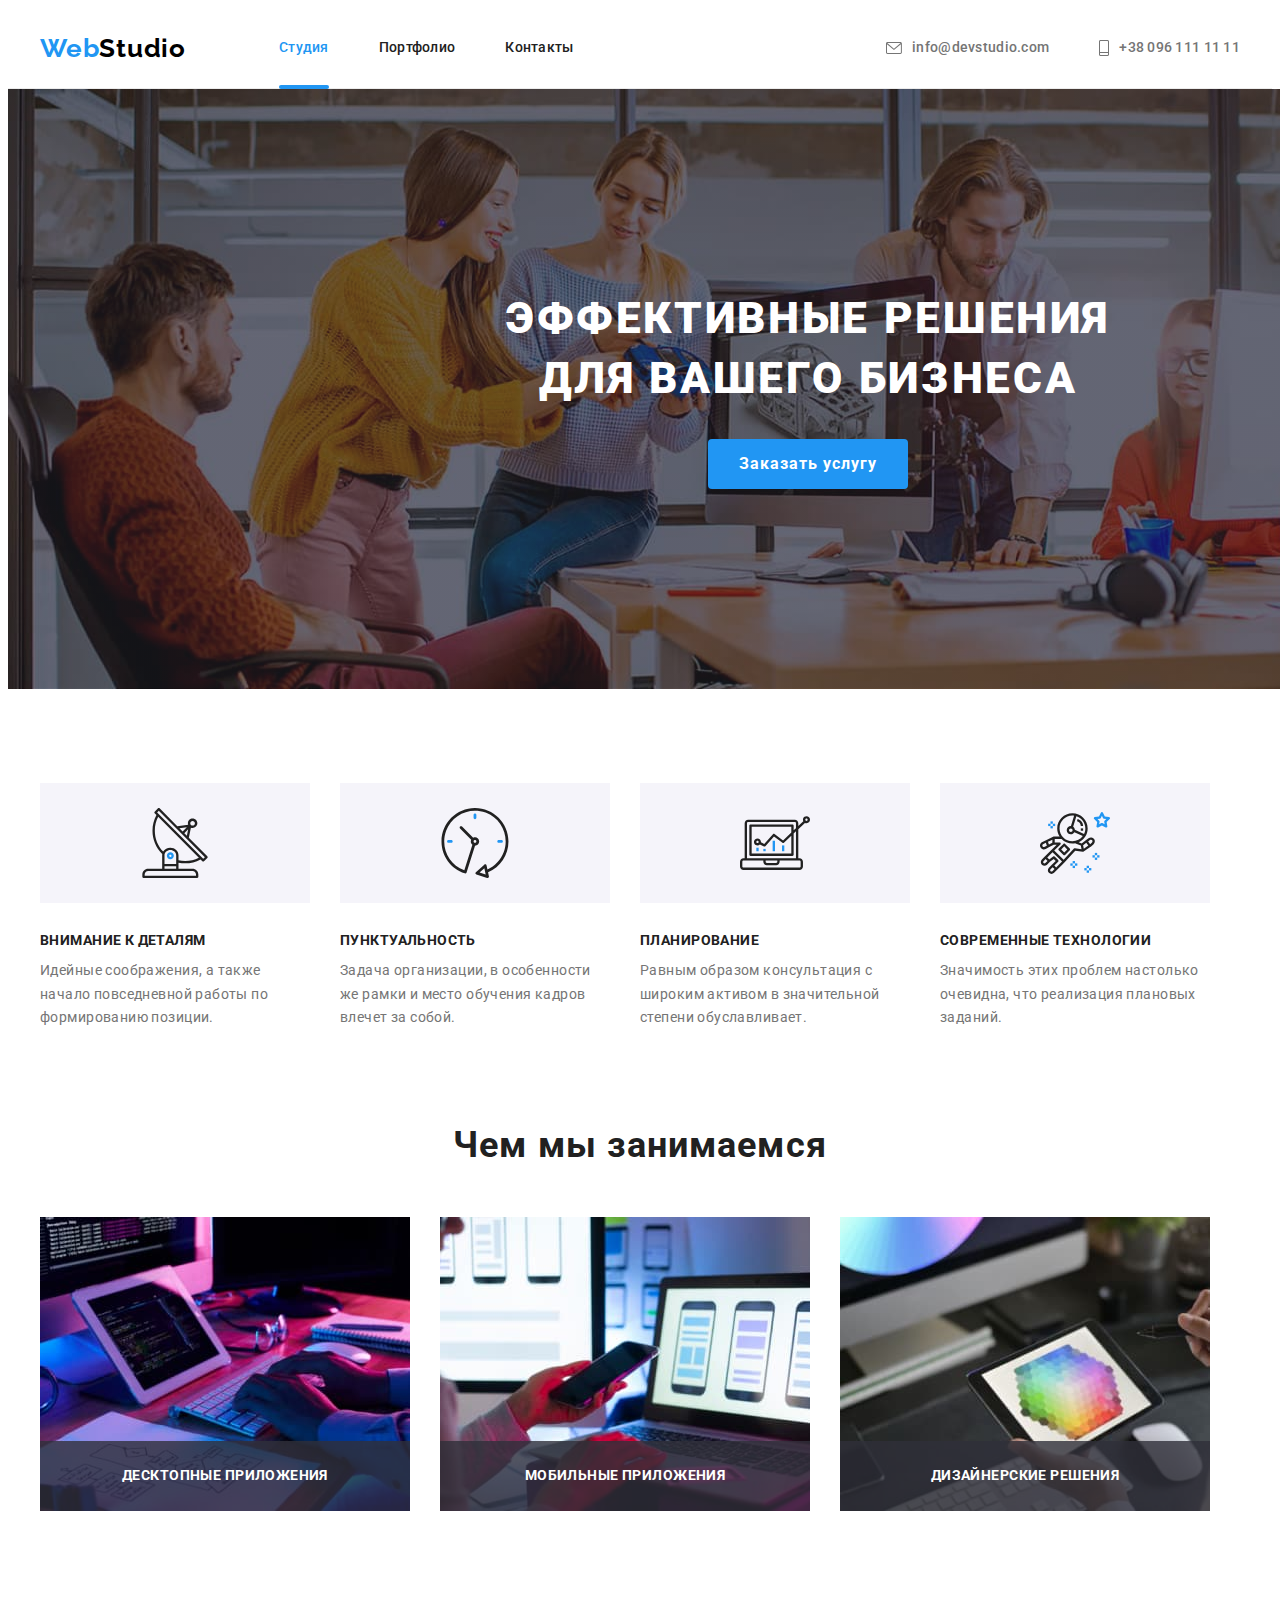
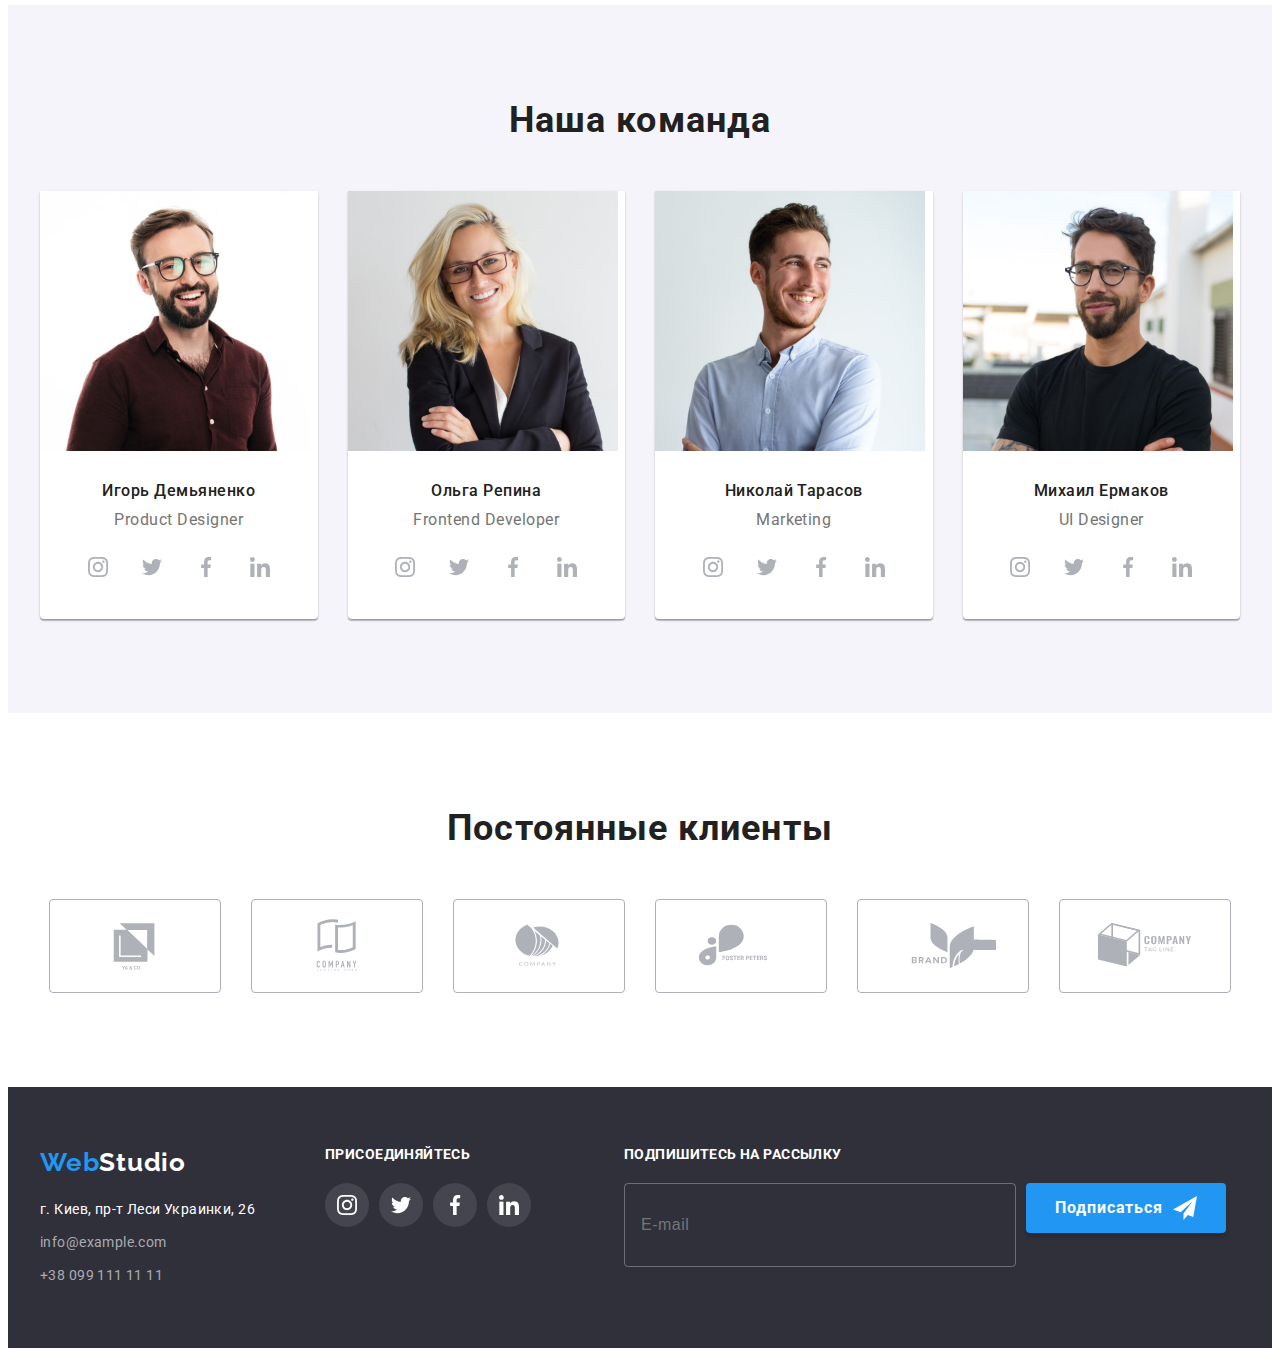
<file: index.html>
<!DOCTYPE html>
<html lang="ru">
  <head>
    <meta charset="UTF-8" />
    <meta name="viewport" content="width=device-width, initial-scale=1.0" />
    <link rel="preconnect" href="https://fonts.googleapis.com" />
    <link rel="preconnect" href="https://fonts.gstatic.com" crossorigin />
    <link
      href="https://fonts.googleapis.com/css2?family=Oleo+Script&family=Raleway:wght@700&family=Roboto:wght@400;500;700;900&display=swap"
      rel="stylesheet"
    />
    <title>Студия</title>
    <link
      rel="stylesheet"
      href="https://cdnjs.cloudflare.com/ajax/libs/modern-normalize/1.1.0/modern-normalize.min.css"
      integrity="sha512-wpPYUAdjBVSE4KJnH1VR1HeZfpl1ub8YT/NKx4PuQ5NmX2tKuGu6U/JRp5y+Y8XG2tV+wKQpNHVUX03MfMFn9Q=="
      crossorigin="anonymous"
      referrerpolicy="no-referrer"
    />
    <link rel="stylesheet" href="./css/styles.css" />
  </head>
  <body>
    <header class="header">
      <div class="container">
        <a class="header-logo link" href="index.html" lang="en"
          ><span class="logo-first">Web</span>Studio</a
        >
        <nav class="header-nav">
          <ul class="header-nav-list list">
            <li class="header-item">
              <a href="./index.html" class="header-link link current">Студия</a>
            </li>
            <li class="header-item">
              <a href="./portfolio.html" class="header-link link">Портфолио</a>
            </li>
            <li class="header-item">
              <a href="" class="header-link link">Контакты</a>
            </li>
          </ul>
        </nav>
        <div class="header-connect">
          <ul class="header-list list">
            <li class="header-link">
              <a class="header-mail link" href="mailto:info@devstudio.com"
                ><svg class="header-icons" width="16" height="12">
                  <use
                    href="./images/icons/symbol-defs.svg#icon-envelope"
                  ></use>
                </svg>
                info@devstudio.com</a
              >
            </li>
            <li class="header-link">
              <a class="header-tel link" href="tel:+380961111111">
                <svg class="header-icons" width="10" height="16">
                  <use href="./images/icons/symbol-defs.svg#icon-vector"></use>
                </svg>
                +38 096 111 11 11</a
              >
            </li>
          </ul>
        </div>
      </div>
    </header>
    <main>
      <!--section-1-->
      <section class="hero section">
        <div class="container">
          <h1 class="hero-title">Эффективные решения для вашего бизнеса</h1>
          <button type="button" class="hero-btn" data-modal-open>
            Заказать услугу
          </button>
        </div>
      </section>
      <!--section-2-->
      <section class="feature section">
        <div class="container">
          <ul class="feature-list list">
            <li class="feature-item">
              <div class="feature-icons">
                <svg class="feature-icon" width="70" height="70">
                  <use href="./images/icons/symbol-defs.svg#icon-antenna"></use>
                </svg>
              </div>
              <h3 class="feature-title">Внимание к деталям</h3>
              <p class="feature-text">
                Идейные соображения, а также начало повседневной работы по
                формированию позиции.
              </p>
            </li>
            <li class="feature-item">
              <div class="feature-icons">
                <svg class="feature-icon" width="70" height="70">
                  <use href="./images/icons/symbol-defs.svg#icon-clock"></use>
                </svg>
              </div>
              <h3 class="feature-title">Пунктуальность</h3>
              <p class="feature-text">
                Задача организации, в особенности же рамки и место обучения
                кадров влечет за собой.
              </p>
            </li>
            <li class="feature-item">
              <div class="feature-icons">
                <svg class="feature-icon" width="70" height="70">
                  <use href="./images/icons/symbol-defs.svg#icon-diagram"></use>
                </svg>
              </div>
              <h3 class="feature-title">Планирование</h3>
              <p class="feature-text">
                Равным образом консультация с широким активом в значительной
                степени обуславливает.
              </p>
            </li>
            <li class="feature-item">
              <div class="feature-icons">
                <svg class="feature-icon" width="70" height="70">
                  <use
                    href="./images/icons/symbol-defs.svg#icon-astronaut"
                  ></use>
                </svg>
              </div>
              <h3 class="feature-title">Современные технологии</h3>
              <p class="feature-text">
                Значимость этих проблем настолько очевидна, что реализация
                плановых заданий.
              </p>
            </li>
          </ul>
        </div>
      </section>
      <!--section-3-->
      <section class="work section">
        <div class="container">
          <h2 class="work-title">Чем мы занимаемся</h2>
          <ul class="work-list list">
            <li class="work-item">
              <img
                src="./images/img.jpg"
                alt="картинка"
                width="370"
                height="294"
              />
              <p class="work-text">Десктопные приложения</p>
            </li>
            <li class="work-item">
              <img
                src="./images/img-1.jpg"
                alt="картинка-1"
                width="370"
                height="294"
              />
              <p class="work-text">Мобильные приложения</p>
            </li>
            <li class="work-item">
              <img
                src="./images/img-2.jpg"
                alt="картинка-2"
                width="370"
                height="294"
              />
              <p class="work-text">Дизайнерские решения</p>
            </li>
          </ul>
        </div>
      </section>
      <!--section-4-->
      <section class="team section">
        <div class="container">
          <h2 class="team-title">Наша команда</h2>
          <ul class="team-list list">
            <li class="team-item">
              <img
                src="./images/img-4.jpg"
                alt="Игорь Демьяненко"
                width="270"
                height="260"
              />
              <div class="team-cards">
                <h3 class="team-subtitle">Игорь Демьяненко</h3>
                <p lang="en" class="team-text">Product Designer</p>
                <ul class="team-soc-list list">
                  <li class="team-soc-item">
                    <a href="" class="team-soc-link link">
                      <svg class="team-soc-icon" width="20" height="20">
                        <use
                          href="./images/icons/symbol-defs.svg#icon-instagram-2"
                        ></use>
                      </svg>
                    </a>
                  </li>
                  <li class="team-soc-item">
                    <a href="" class="team-soc-link link"
                      ><svg class="team-soc-icon" width="20" height="20">
                        <use
                          href="./images/icons/symbol-defs.svg#icon-twitter"
                        ></use>
                      </svg>
                    </a>
                  </li>
                  <li class="team-soc-item">
                    <a href="" class="team-soc-link link"
                      ><svg class="team-soc-icon" width="20" height="20">
                        <use
                          href="./images/icons/symbol-defs.svg#icon-facebook"
                        ></use>
                      </svg>
                    </a>
                  </li>
                  <li class="team-soc-item">
                    <a href="" class="team-soc-link link"
                      ><svg class="team-soc-icon" width="20" height="20">
                        <use
                          href="./images/icons/symbol-defs.svg#icon-linkedin"
                        ></use>
                      </svg>
                    </a>
                  </li>
                </ul>
              </div>
            </li>
            <li class="team-item">
              <img
                src="./images/img-3.jpg"
                alt="Ольга Репина"
                width="270"
                height="260"
              />
              <div class="team-cards">
                <h3 class="team-subtitle">Ольга Репина</h3>
                <p lang="en" class="team-text">Frontend Developer</p>
                <ul class="team-soc-list list">
                  <li class="team-soc-item">
                    <a href="" class="team-soc-link link">
                      <svg class="team-soc-icon" width="20" height="20">
                        <use
                          href="./images/icons/symbol-defs.svg#icon-instagram-2"
                        ></use>
                      </svg>
                    </a>
                  </li>
                  <li class="team-soc-item">
                    <a href="" class="team-soc-link link"
                      ><svg class="team-soc-icon" width="20" height="20">
                        <use
                          href="./images/icons/symbol-defs.svg#icon-twitter"
                        ></use>
                      </svg>
                    </a>
                  </li>
                  <li class="team-soc-item">
                    <a href="" class="team-soc-link link"
                      ><svg class="team-soc-icon" width="20" height="20">
                        <use
                          href="./images/icons/symbol-defs.svg#icon-facebook"
                        ></use>
                      </svg>
                    </a>
                  </li>
                  <li class="team-soc-item">
                    <a href="" class="team-soc-link link"
                      ><svg class="team-soc-icon" width="20" height="20">
                        <use
                          href="./images/icons/symbol-defs.svg#icon-linkedin"
                        ></use>
                      </svg>
                    </a>
                  </li>
                </ul>
              </div>
            </li>
            <li class="team-item">
              <img
                src="./images/img-5.jpg"
                alt="Николай Тарасов"
                width="270"
                height="260"
              />
              <div class="team-cards">
                <h3 class="team-subtitle">Николай Тарасов</h3>
                <p lang="en" class="team-text">Marketing</p>
                <ul class="team-soc-list list">
                  <li class="team-soc-item">
                    <a href="" class="team-soc-link link">
                      <svg class="team-soc-icon" width="20" height="20">
                        <use
                          href="./images/icons/symbol-defs.svg#icon-instagram-2"
                        ></use>
                      </svg>
                    </a>
                  </li>
                  <li class="team-soc-item">
                    <a href="" class="team-soc-link link"
                      ><svg class="team-soc-icon" width="20" height="20">
                        <use
                          href="./images/icons/symbol-defs.svg#icon-twitter"
                        ></use>
                      </svg>
                    </a>
                  </li>
                  <li class="team-soc-item">
                    <a href="" class="team-soc-link link"
                      ><svg class="team-soc-icon" width="20" height="20">
                        <use
                          href="./images/icons/symbol-defs.svg#icon-facebook"
                        ></use>
                      </svg>
                    </a>
                  </li>
                  <li class="team-soc-item">
                    <a href="" class="team-soc-link link"
                      ><svg class="team-soc-icon" width="20" height="20">
                        <use
                          href="./images/icons/symbol-defs.svg#icon-linkedin"
                        ></use>
                      </svg>
                    </a>
                  </li>
                </ul>
              </div>
            </li>
            <li class="team-item">
              <img
                src="./images/img-6.jpg"
                alt="Михаил Ермаков"
                width="270"
                height="260"
              />
              <div class="team-cards">
                <h3 class="team-subtitle">Михаил Ермаков</h3>
                <p lang="en" class="team-text">UI Designer</p>
                <ul class="team-soc-list list">
                  <li class="team-soc-item">
                    <a href="" class="team-soc-link link">
                      <svg class="team-soc-icon" width="20" height="20">
                        <use
                          href="./images/icons/symbol-defs.svg#icon-instagram-2"
                        ></use>
                      </svg>
                    </a>
                  </li>
                  <li class="team-soc-item">
                    <a href="" class="team-soc-link link"
                      ><svg class="team-soc-icon" width="20" height="20">
                        <use
                          href="./images/icons/symbol-defs.svg#icon-twitter"
                        ></use>
                      </svg>
                    </a>
                  </li>
                  <li class="team-soc-item">
                    <a href="" class="team-soc-link link"
                      ><svg class="team-soc-icon" width="20" height="20">
                        <use
                          href="./images/icons/symbol-defs.svg#icon-facebook"
                        ></use>
                      </svg>
                    </a>
                  </li>
                  <li class="team-soc-item">
                    <a href="" class="team-soc-link link"
                      ><svg class="team-soc-icon" width="20" height="20">
                        <use
                          href="./images/icons/symbol-defs.svg#icon-linkedin"
                        ></use>
                      </svg>
                    </a>
                  </li>
                </ul>
              </div>
            </li>
          </ul>
        </div>
      </section>
      <!--section-5-->
      <section class="clients section">
        <div class="container">
          <h2 class="clients-title">Постоянные клиенты</h2>
          <ul class="clients-list list">
            <li class="client-item">
              <a href="" class="client-link link">
                <svg class="client-icon" width="106" height="60">
                  <use href="./images/icons/symbol-defs.svg#icon-logo"></use>
                </svg>
              </a>
            </li>
            <li class="client-item">
              <a href="" class="client-link link">
                <svg class="client-icon" width="106" height="60">
                  <use href="./images/icons/symbol-defs.svg#icon-logo-1"></use>
                </svg>
              </a>
            </li>
            <li class="client-item">
              <a href="" class="client-link link">
                <svg class="client-icon" width="106" height="60">
                  <use href="./images/icons/symbol-defs.svg#icon-logo-2"></use>
                </svg>
              </a>
            </li>
            <li class="client-item">
              <a href="" class="client-link link">
                <svg class="client-icon" width="106" height="60">
                  <use href="./images/icons/symbol-defs.svg#icon-logo-3"></use>
                </svg>
              </a>
            </li>
            <li class="client-item">
              <a href="" class="client-link link">
                <svg class="client-icon" width="106" height="60">
                  <use href="./images/icons/symbol-defs.svg#icon-logo-4"></use>
                </svg>
              </a>
            </li>
            <li class="client-item">
              <a href="" class="client-link link">
                <svg class="client-icon" width="106" height="60">
                  <use href="./images/icons/symbol-defs.svg#icon-logo-5"></use>
                </svg>
              </a>
            </li>
          </ul>
        </div>
      </section>
    </main>
    <footer class="footer">
      <div class="footer-conteiner container">
        <div class="footer-contakts">
          <a href="index.html" class="footer-logo link" lang="en"
            ><span class="logo-first">Web</span>Studio</a
          >
          <address class="contacts-address">
            <ul class="contacts-list list">
              <li class="contacts-item">
                <a
                  href="https://goo.gl/maps/6jQpvuKNeMGjy2xLA"
                  class="futer-address link"
                  target="_blank"
                  >г. Киев, пр-т Леси Украинки, 26</a
                >
              </li>
              <li class="contacts-item">
                <a href="mailto:info@example.com" class="futer-mail link"
                  >info@example.com</a
                >
              </li>
              <li class="contacts-item">
                <a href="tel:+380991111111" class="futer-tel link"
                  >+38 099 111 11 11</a
                >
              </li>
            </ul>
          </address>
        </div>
        <div class="footer-soc">
          <h2 class="footer-soc-title">присоединяйтесь</h2>
          <ul class="footer-soc-list list">
            <li class="footer-soc-item">
              <a href="" class="footer-soc-link">
                <svg class="footer-soc-icon" width="20" height="20">
                  <use
                    href="./images/icons/symbol-defs.svg#icon-instagram-2"
                  ></use>
                </svg>
              </a>
            </li>
            <li class="footer-soc-item">
              <a href="" class="footer-soc-link">
                <svg class="footer-soc-icon" width="20" height="20">
                  <use href="./images/icons/symbol-defs.svg#icon-twitter"></use>
                </svg>
              </a>
            </li>
            <li class="footer-soc-item">
              <a href="" class="footer-soc-link">
                <svg class="footer-soc-icon" width="20" height="20">
                  <use
                    href="./images/icons/symbol-defs.svg#icon-facebook"
                  ></use>
                </svg>
              </a>
            </li>
            <li class="footer-soc-item">
              <a href="" class="footer-soc-link">
                <svg class="footer-soc-icon" width="20" height="20">
                  <use
                    href="./images/icons/symbol-defs.svg#icon-linkedin"
                  ></use>
                </svg>
              </a>
            </li>
          </ul>
        </div>
        <div class="footer-forms">
          <p class="footer-title-mail">Подпишитесь на рассылку</p>

          <form class="footer-form">
            <input
              type="email"
              name="email"
              class="footer-mail"
              placeholder="E-mail"
            />
            <button type="submit" class="footer-mail-btn">
              Подписаться
              <svg class="footer-mail-icon" width="24" height="24">
                <use href="./images/icons/symbol-defs.svg#icon-icon-send"></use>
              </svg>
            </button>
          </form>
        </div>
      </div>
    </footer>
    <div class="backdrop is-hidden" data-modal>
      <div class="modal">
        <button type="button" class="modal-close" data-modal-close>
          <svg class="modal-icon" width="18" height="18">
            <use href="./images/icons/symbol-defs.svg#icon-close"></use>
          </svg>
        </button>
        <p class="modal-title">Оставьте свои данные, мы вам перезвоним</p>
        <form class="modal-form">
          <div class="form-field">
            <label class="input-text" for="user-name">Имя</label>
            <div class="input-wrap">
              <input
                type="text"
                placeholder=""
                name="user-name"
                class="modal-input"
                id="user-name"
              />
              <svg class="input-icon" width="18" height="18">
                <use
                  href="./images/icons/symbol-defs.svg#icon-person-black-18dp-1"
                ></use>
              </svg>
            </div>
          </div>
          <div class="form-field">
            <label class="input-text" for="user-tel">Телефон</label>
            <div class="input-wrap">
              <input
                type="tel"
                placeholder=""
                name="user-tel"
                class="modal-input"
                id="user-tel"
              />
              <svg class="input-icon" width="18" height="18">
                <use
                  href="./images/icons/symbol-defs.svg#icon-phone-black-18dp-1"
                ></use>
              </svg>
            </div>
          </div>
          <div class="form-field">
            <label class="input-text" for="user-email">Почта</label>
            <div class="input-wrap">
              <input
                type="email"
                placeholder=""
                name="user-email"
                class="modal-input"
                id="user-email"
              />
              <svg class="input-icon" width="18" height="18">
                <use
                  href="./images/icons/symbol-defs.svg#icon-email-black-18dp-1"
                ></use>
              </svg>
            </div>
          </div>
          <div class="form-field">
            <label class="input-text" for="user-text">Комментарий</label>
            <textarea
              class="modal-text"
              name="user-text"
              id="user-text"
              placeholder="Введите текст"
            ></textarea>
          </div>
          <div class="form-field">
            <input
              type="checkbox"
              class="modal-check visually-hidden"
              id="modal-check"
              name="privacy-check"
            />
            <label for="modal-check" class="modal-check-text">
              <span
                ><svg class="check-icon" width="16" height="15">
                  <use
                    href="./images/icons/symbol-defs.svg#icon-Vector-1"
                  ></use>
                </svg>
              </span>
              <span class="modal-desk"
                >Соглашаюсь с рассылкой и принимаю
                <span
                  ><a class="modal-check-link link" href="">
                    Условия договора</a
                  ></span
                ></span
              >
            </label>
          </div>
          <button class="modal-button" type="submit">Отправить</button>
        </form>
      </div>
    </div>
    <script src="./js/modal.js"></script>
  </body>
</html>
</file>
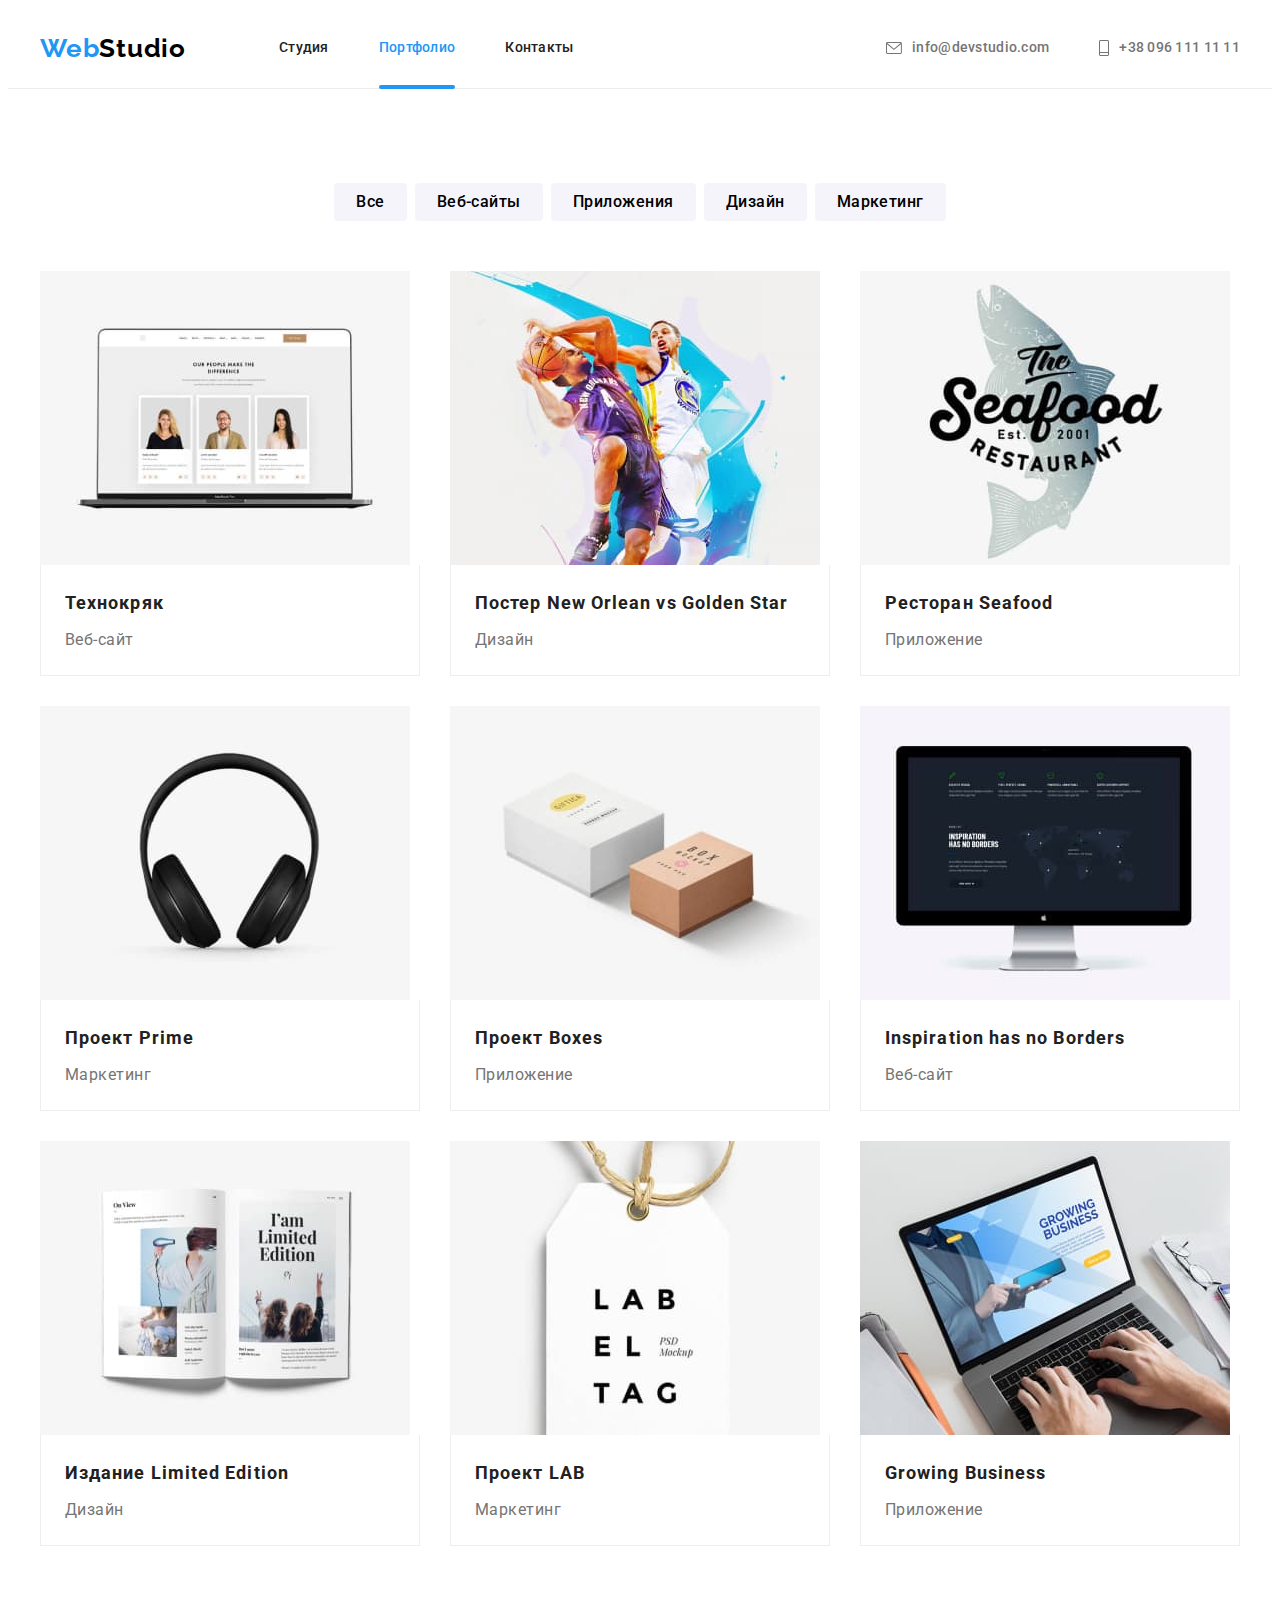
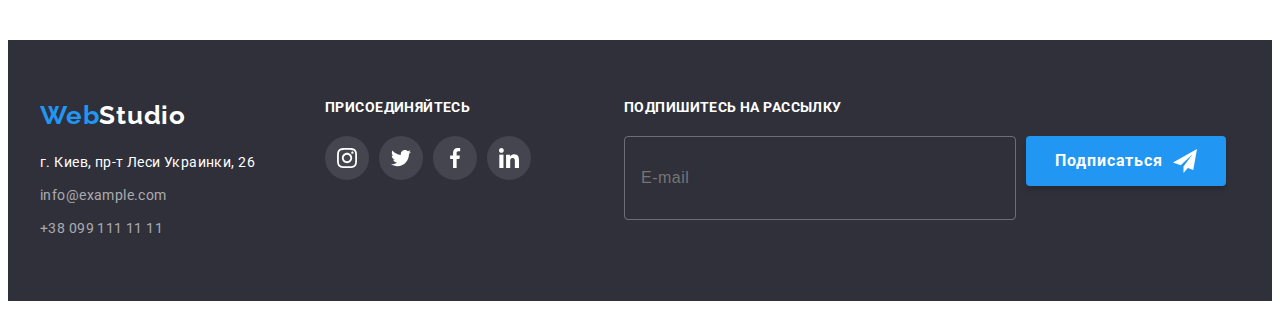
<file: portfolio.html>
<!DOCTYPE html>
<html lang="ru">
  <head>
    <meta charset="UTF-8" />
    <meta name="viewport" content="width=device-width, initial-scale=1.0" />
    <link rel="preconnect" href="https://fonts.googleapis.com" />
    <link rel="preconnect" href="https://fonts.gstatic.com" crossorigin />
    <link
      href="https://fonts.googleapis.com/css2?family=Oleo+Script&family=Raleway:wght@700&family=Roboto:wght@400;500;700;900&display=swap"
      rel="stylesheet"
    />
    <title>Портфолио</title>
    <link
      rel="stylesheet"
      href="https://cdnjs.cloudflare.com/ajax/libs/modern-normalize/1.1.0/modern-normalize.min.css"
      integrity="sha512-wpPYUAdjBVSE4KJnH1VR1HeZfpl1ub8YT/NKx4PuQ5NmX2tKuGu6U/JRp5y+Y8XG2tV+wKQpNHVUX03MfMFn9Q=="
      crossorigin="anonymous"
      referrerpolicy="no-referrer"
    />
    <link rel="stylesheet" href="./css/styles.css" />
  </head>
  <body>
    <header class="header">
      <div class="container">
        <a class="header-logo link" href="index.html" lang="en"
          ><span class="logo-first">Web</span>Studio</a
        >
        <nav class="header-nav">
          <ul class="header-nav-list list">
            <li class="header-item">
              <a href="./index.html" class="header-link link">Студия</a>
            </li>
            <li class="header-item">
              <a href="./portfolio.html" class="header-link link current"
                >Портфолио</a
              >
            </li>
            <li class="header-item">
              <a href="" class="header-link link">Контакты</a>
            </li>
          </ul>
        </nav>
        <div class="header-connect">
          <ul class="header-list list">
            <li class="header-link">
              <a class="header-mail link" href="mailto:info@devstudio.com"
                ><svg class="header-icons" width="16" height="12">
                  <use
                    href="./images/icons/symbol-defs.svg#icon-envelope"
                  ></use>
                </svg>
                info@devstudio.com</a
              >
            </li>
            <li class="header-link">
              <a class="header-tel link" href="tel:+380961111111">
                <svg class="header-icons" width="10" height="16">
                  <use href="./images/icons/symbol-defs.svg#icon-vector"></use>
                </svg>
                +38 096 111 11 11</a
              >
            </li>
          </ul>
        </div>
      </div>
    </header>
    <main>
      <!-- section-1 -->
      <section class="examples section">
        <div class="container">
          <h1 class="visually-hidden">портфолио</h1>
          <!-- фильтр -->
          <ul class="filtre-list list">
            <li class="filtre-item">
              <button class="filtre-btn button" type="button">Все</button>
            </li>
            <li class="filtre-item">
              <button class="filtre-btn button" type="button">Веб-сайты</button>
            </li>
            <li class="filtre-item">
              <button class="filtre-btn button" type="button">
                Приложения
              </button>
            </li>
            <li class="filtre-item">
              <button class="filtre-btn button" type="button">Дизайн</button>
            </li>
            <li class="filtre-item">
              <button class="filtre-btn button" type="button">Маркетинг</button>
            </li>
          </ul>
          <!-- проект -->
          <ul class="project-list list">
            <li class="project-item">
              <a href="" class="project-link link">
                <div class="project-wrap">
                  <img
                    src="./images/tehnokryak.jpg"
                    alt="Технокряк"
                    width="370"
                    height="294"
                  />
                  <p class="project-desc">
                    Ресурс предлагает комплексные предложения с разным уровнем
                    функционала и сервисов. Все это позволит посетителю получить
                    исчерпывающие сведения о компании или частном лице.
                  </p>
                </div>
                <div class="project-card">
                  <h2 class="project-title">Технокряк</h2>
                  <p class="project-text">Веб-сайт</p>
                </div>
              </a>
            </li>

            <li class="project-item">
              <a href="" class="project-link link">
                <div class="project-wrap">
                  <img
                    src="./images/poster.jpg"
                    alt="Постер New Orlean vs Golden Star"
                    width="370"
                    height="294"
                  />
                  <p class="project-desc">
                    Ресурс предлагает комплексные предложения с разным уровнем
                    функционала и сервисов. Все это позволит посетителю получить
                    исчерпывающие сведения о компании или частном лице.
                  </p>
                </div>
                <div class="project-card">
                  <h2 class="project-title">
                    Постер New Orlean vs Golden Star
                  </h2>
                  <p class="project-text">Дизайн</p>
                </div>
              </a>
            </li>

            <li class="project-item">
              <a href="" class="project-link link">
                <div class="project-wrap">
                  <img
                    src="./images/restaurant.jpg"
                    alt="Ресторан Seafood"
                    width="370"
                    height="294"
                  />
                  <p class="project-desc">
                    Ресурс предлагает комплексные предложения с разным уровнем
                    функционала и сервисов. Все это позволит посетителю получить
                    исчерпывающие сведения о компании или частном лице.
                  </p>
                </div>
                <div class="project-card">
                  <h2 class="project-title">Ресторан Seafood</h2>
                  <p class="project-text">Приложение</p>
                </div>
              </a>
            </li>

            <li class="project-item">
              <a href="" class="project-link link">
                <div class="project-wrap">
                  <img
                    src="./images/prime.jpg"
                    alt="Проект Prime"
                    width="370"
                    height="294"
                  />
                  <p class="project-desc">
                    Ресурс предлагает комплексные предложения с разным уровнем
                    функционала и сервисов. Все это позволит посетителю получить
                    исчерпывающие сведения о компании или частном лице.
                  </p>
                </div>
                <div class="project-card">
                  <h2 class="project-title">Проект Prime</h2>
                  <p class="project-text">Маркетинг</p>
                </div>
              </a>
            </li>

            <li class="project-item">
              <a href="" class="project-link link">
                <div class="project-wrap">
                  <img
                    src="./images/boxes.jpg"
                    alt="Проект Boxes"
                    width="370"
                    height="294"
                  />
                  <p class="project-desc">
                    Ресурс предлагает комплексные предложения с разным уровнем
                    функционала и сервисов. Все это позволит посетителю получить
                    исчерпывающие сведения о компании или частном лице.
                  </p>
                </div>
                <div class="project-card">
                  <h2 class="project-title">Проект Boxes</h2>
                  <p class="project-text">Приложение</p>
                </div>
              </a>
            </li>

            <li class="project-item">
              <a href="" class="project-link link">
                <div class="project-wrap">
                  <img
                    src="./images/inspiration.jpg"
                    alt="Inspiration has no Borders"
                    width="370"
                    height="294"
                  />
                  <p class="project-desc">
                    Ресурс предлагает комплексные предложения с разным уровнем
                    функционала и сервисов. Все это позволит посетителю получить
                    исчерпывающие сведения о компании или частном лице.
                  </p>
                </div>
                <div class="project-card">
                  <h2 class="project-title">Inspiration has no Borders</h2>
                  <p class="project-text">Веб-сайт</p>
                </div>
              </a>
            </li>

            <li class="project-item">
              <a href="" class="project-link link">
                <div class="project-wrap">
                  <img
                    src="./images/limited.jpg"
                    alt="Издание Limited Edition"
                    width="370"
                    height="294"
                  />
                  <p class="project-desc">
                    Ресурс предлагает комплексные предложения с разным уровнем
                    функционала и сервисов. Все это позволит посетителю получить
                    исчерпывающие сведения о компании или частном лице.
                  </p>
                </div>
                <div class="project-card">
                  <h2 class="project-title">Издание Limited Edition</h2>
                  <p class="project-text">Дизайн</p>
                </div>
              </a>
            </li>

            <li class="project-item">
              <a href="" class="project-link link">
                <div class="project-wrap">
                  <img
                    src="./images/lab.jpg"
                    alt="Проект LAB"
                    width="370"
                    height="294"
                  />
                  <p class="project-desc">
                    Ресурс предлагает комплексные предложения с разным уровнем
                    функционала и сервисов. Все это позволит посетителю получить
                    исчерпывающие сведения о компании или частном лице.
                  </p>
                </div>
                <div class="project-card">
                  <h2 class="project-title">Проект LAB</h2>
                  <p class="project-text">Маркетинг</p>
                </div>
              </a>
            </li>

            <li class="project-item">
              <a href="" class="project-link link">
                <div class="project-wrap">
                  <img
                    src="./images/growing.jpg"
                    alt="Growing Business"
                    width="370"
                    height="294"
                  />
                  <p class="project-desc">
                    Ресурс предлагает комплексные предложения с разным уровнем
                    функционала и сервисов. Все это позволит посетителю получить
                    исчерпывающие сведения о компании или частном лице.
                  </p>
                </div>
                <div class="project-card">
                  <h2 class="project-title">Growing Business</h2>
                  <p class="project-text">Приложение</p>
                </div>
              </a>
            </li>
          </ul>
        </div>
      </section>
    </main>
    <footer class="footer">
      <div class="footer-conteiner container">
        <div class="footer-contakts">
          <a href="index.html" class="footer-logo link" lang="en"
            ><span class="logo-first">Web</span>Studio</a
          >
          <address class="contacts-address">
            <ul class="contacts-list list">
              <li class="contacts-item">
                <a
                  href="https://goo.gl/maps/6jQpvuKNeMGjy2xLA"
                  class="futer-address link"
                  target="_blank"
                  >г. Киев, пр-т Леси Украинки, 26</a
                >
              </li>
              <li class="contacts-item">
                <a href="mailto:info@example.com" class="futer-mail link"
                  >info@example.com</a
                >
              </li>
              <li class="contacts-item">
                <a href="tel:+380991111111" class="futer-tel link"
                  >+38 099 111 11 11</a
                >
              </li>
            </ul>
          </address>
        </div>
        <div class="footer-soc">
          <h2 class="footer-soc-title">присоединяйтесь</h2>
          <ul class="footer-soc-list list">
            <li class="footer-soc-item">
              <a href="" class="footer-soc-link">
                <svg class="footer-soc-icon" width="20" height="20">
                  <use
                    href="./images/icons/symbol-defs.svg#icon-instagram-2"
                  ></use>
                </svg>
              </a>
            </li>
            <li class="footer-soc-item">
              <a href="" class="footer-soc-link">
                <svg class="footer-soc-icon" width="20" height="20">
                  <use href="./images/icons/symbol-defs.svg#icon-twitter"></use>
                </svg>
              </a>
            </li>
            <li class="footer-soc-item">
              <a href="" class="footer-soc-link">
                <svg class="footer-soc-icon" width="20" height="20">
                  <use
                    href="./images/icons/symbol-defs.svg#icon-facebook"
                  ></use>
                </svg>
              </a>
            </li>
            <li class="footer-soc-item">
              <a href="" class="footer-soc-link">
                <svg class="footer-soc-icon" width="20" height="20">
                  <use
                    href="./images/icons/symbol-defs.svg#icon-linkedin"
                  ></use>
                </svg>
              </a>
            </li>
          </ul>
        </div>
        <div class="footer-forms">
          <p class="footer-title-mail">Подпишитесь на рассылку</p>

          <form class="footer-form">
            <input
              type="email"
              name="email"
              class="footer-mail"
              placeholder="E-mail"
            />
            <button type="submit" class="footer-mail-btn">
              Подписаться
              <svg class="footer-mail-icon" width="24" height="24">
                <use href="./images/icons/symbol-defs.svg#icon-icon-send"></use>
              </svg>
            </button>
          </form>
        </div>
      </div>
    </footer>
  </body>
</html>
</file>
<file: css/styles.css>
:root {
  --title-color: #212121;
  --accent-color: #2196f3;
  --projegt-list-gap: 30px;
}

*::before,
*::after {
  box-sizing: border-box;
}
p,
h1,
h2,
h3,
h4,
h5,
h6 {
  margin: 0;
}
ul,
ol {
  margin: 0;
  padding: 0;
}
img {
  display: block;
  max-width: 100%;
  height: auto;
}
body {
  font-family: "Roboto", sans-serif;
}
.list {
  list-style: none;
}
.link {
  text-decoration: none;
}
.container {
  width: 1200px;
  padding-left: 15px;
  padding-right: 15px;
  margin: 0 auto;
}
.section {
  padding-top: 94px;
  padding-bottom: 94px;
}
.visually-hidden {
  position: absolute;
  white-space: nowrap;
  width: 1px;
  height: 1px;
  overflow: hidden;
  border: 0;
  padding: 0;
  clip: rect(0 0 0 0);
  clip-path: inset(50%);
  margin: -1px;
}

/* ----------header----------*/
.header {
  background-color: #ffffff;
  border-bottom: 1px solid #ececec;
}
.header .container {
  display: flex;
  align-items: center;
}
.header-nav .current {
  color: var(--accent-color);
  position: relative;
}
.header-logo {
  font-family: "Raleway";
  font-style: normal;
  font-weight: 700;
  font-size: 26px;
  line-height: 1.19;
  letter-spacing: 0.03em;
  color: #000000;
  margin-right: 93px;
}
.logo-first {
  font-family: "Raleway";
  font-style: normal;
  font-weight: 700;
  font-size: 26px;
  line-height: 1.19;
  letter-spacing: 0.03em;
  color: #2196f3;
}
.header-nav-list,
.header-list {
  display: flex;
}
.header-connect {
  margin-left: auto;
}
.header-item:not(:last-child) {
  margin-right: 50px;
}

.header-link {
  font-weight: 500;
  font-size: 14px;
  line-height: 1.14;
  letter-spacing: 0.02em;
  padding-top: 0;
  color: #212121;
  display: block;
  padding-top: 32px;
  padding-bottom: 32px;
  transition: color 250ms cubic-bezier(0.4, 0, 0.2, 1);
}
.current::after {
  content: "";
  position: absolute;
  display: block;
  bottom: -1px;
  left: 0;

  height: 4px;
  width: 100%;
  background: var(--accent-color);
  border-radius: 2px;
}
.header-icons {
  fill: currentColor;
  margin-right: 10px;
}
.header-link:hover,
.header-link:focus {
  color: var(--accent-color);
}

.header-mail,
.header-tel {
  font-weight: 500;
  font-size: 14px;
  line-height: 1.14;
  letter-spacing: 0.02em;

  color: #757575;
  display: flex;
  align-items: center;
  transition: color 250ms cubic-bezier(0.4, 0, 0.2, 1);
}

.header-mail:hover,
.header-mail:focus {
  color: var(--accent-color);
}
.header-tel:hover,
.header-tel:focus {
  color: var(--accent-color);
}
.header-tel {
  margin-left: 50px;
}

/* ----------hero----------*/
.hero {
  background-color: #2f303a;
  width: 1600px;
  margin: 0 auto;
  background-image: linear-gradient(
      rgba(47, 48, 58, 0.4),
      rgba(47, 48, 58, 0.4)
    ),
    url(../images/fon.jpg);
  background-repeat: no-repeat;
  background-position: center;
  background-size: cover;
  padding-top: 200px;
  padding-bottom: 200px;
  text-align: center;
}
.hero-title {
  font-weight: 900;
  font-size: 44px;
  line-height: 1.36;
  letter-spacing: 0.06em;
  text-transform: uppercase;
  color: #ffffff;
  max-width: 696px;
  margin: 0 auto;
}
.hero-btn {
  font-family: "Roboto";
  font-style: normal;
  font-weight: 700;
  font-size: 16px;
  line-height: 1.88;
  display: block;
  letter-spacing: 0.06em;
  color: #ffffff;
  border: transparent;
  border-radius: 4px;
  background-color: #2196f3;
  margin: 0 auto;
  height: 50px;
  min-width: 200px;
  margin-top: 30px;
}
/* ----------feature----------*/
.feature-list {
  display: flex;
}
.feature-item {
  max-width: 270px;
}

.feature-item + .feature-item {
  margin-left: 30px;
}
.feature-icons {
  width: 270px;
  height: 120px;
  background-color: #f5f4fa;
  display: flex;
  align-items: center;
  justify-content: center;
  margin-bottom: var(--projegt-list-gap);
}
.feature-title {
  font-weight: 700;
  font-size: 14px;
  line-height: 1.14;
  letter-spacing: 0.03em;
  text-transform: uppercase;
  color: var(--title-color);
  margin-bottom: 10px;
}
.feature-text {
  font-size: 14px;
  line-height: 1.71;
  letter-spacing: 0.03em;
  color: #757575;
}
/* ----------work----------*/
.work {
  padding-top: 0;
}
.work-list {
  display: flex;
}
.work-item + .work-item {
  margin-left: 30px;
}
.work-title {
  font-weight: 700;
  font-size: 36px;
  line-height: 1.17;
  text-align: center;
  letter-spacing: 0.03em;
  color: var(--title-color);
  margin-bottom: 50px;
}
.work-item {
  position: relative;
}
.work-text {
  position: absolute;
  bottom: 0;
  font-weight: 700;
  font-size: 14px;
  line-height: 1.14;
  text-align: center;
  letter-spacing: 0.03em;
  text-transform: uppercase;
  padding-top: 27px;
  padding-bottom: 27px;
  width: 100%;

  color: #ffffff;
  background-color: rgba(47, 48, 58, 0.8);
}
/* ----------team----------*/

.team {
  background-color: #f5f4fa;
}
.team-list {
  display: flex;
  flex-wrap: wrap;
  margin-left: -30px;
}
.team-item {
  background-color: #ffffff;
  flex-basis: calc(100% / 4 - 30px);
  margin-left: 30px;
  box-shadow: 0px 1px 3px rgba(0, 0, 0, 0.12), 0px 1px 1px rgba(0, 0, 0, 0.14),
    0px 2px 1px rgba(0, 0, 0, 0.2);
  border-radius: 0px 0px 4px 4px;
}

.team-title {
  font-weight: 700;
  font-size: 36px;
  line-height: 1.17;
  text-align: center;
  letter-spacing: 0.03em;

  color: var(--title-color);
  margin-bottom: 50px;
}
.team-cards {
  padding-top: 30px;
  padding-bottom: 30px;
}
.team-subtitle {
  font-weight: 500;
  font-size: 16px;
  line-height: 1.19;
  text-align: center;
  letter-spacing: 0.03em;
  color: #212121;
  margin-bottom: 10px;
}
.team-text {
  font-size: 16px;
  line-height: 1.19;
  text-align: center;
  letter-spacing: 0.03em;
  color: #757575;
  margin-bottom: 16px;
}
.team-soc-list {
  display: flex;
  justify-content: center;
}
.team-soc-item + .team-soc-item {
  margin-left: 10px;
}
.team-soc-link {
  width: 44px;
  height: 44px;
  background-color: #ffffff;
  border-radius: 50%;
  display: flex;
  align-items: center;
  justify-content: center;
  color: #afb1b8;
  transition: background-color 250ms cubic-bezier(0.4, 0, 0.2, 1),
    color 250ms cubic-bezier(0.4, 0, 0.2, 1);
}
.team-soc-icon {
  fill: currentColor;
}
.team-soc-link:hover,
.team-soc-link:focus {
  background-color: var(--accent-color);
  color: #ffffff;
}

/* ----------clients----------*/
.clients-title {
  font-weight: 700;
  font-size: 36px;
  line-height: 1.17;
  text-align: center;
  letter-spacing: 0.03em;
  color: var(--title-color);
  margin-bottom: 50px;
}
.clients-list {
  display: flex;
  justify-content: center;
}
.client-item + .client-item {
  margin-left: var(--projegt-list-gap);
}
.client-link {
  display: flex;
  width: 170px;
  height: 92px;
  color: #afb1b8;
  align-items: center;
  justify-content: center;

  border: 1px solid #afb1b8;
  border-radius: 4px;
  transition: color 250ms cubic-bezier(0.4, 0, 0.2, 1),
    border 250ms cubic-bezier(0.4, 0, 0.2, 1);
}
.client-icon {
  fill: currentColor;
}
.client-link:focus,
.client-link:hover {
  color: var(--accent-color);
  border: 1px solid var(--accent-color);
}
/* ----------footer----------*/
.footer {
  background-color: #2f303a;
  padding-top: 60px;
  padding-bottom: 60px;
}
.footer-conteiner {
  display: flex;
}

.footer-logo {
  font-family: "Raleway";
  font-style: normal;
  font-weight: 700;
  font-size: 26px;
  line-height: 1.19;
  letter-spacing: 0.03em;
  color: #ffffff;
  display: block;
  margin-bottom: 20px;
}
.contacts-address {
  font-style: normal;
}
.contacts-item + .contacts-item {
  margin-top: 9px;
}
.futer-address {
  font-size: 14px;
  line-height: 1.71;
  letter-spacing: 0.03em;
  color: #ffffff;
}
.futer-mail,
.futer-tel {
  font-size: 14px;
  line-height: 1.71;
  letter-spacing: 0.03em;
  color: rgba(255, 255, 255, 0.6);
  transition: color 250ms cubic-bezier(0.4, 0, 0.2, 1);
}
.futer-mail:hover,
.futer-mail:focus {
  color: var(--accent-color);
}
.futer-tel:hover,
.futer-tel:focus {
  color: var(--accent-color);
}
.footer-soc {
  margin-left: 70px;
}
.footer-soc-title {
  font-weight: 700;
  font-size: 14px;
  line-height: 1.14;
  letter-spacing: 0.03em;
  text-transform: uppercase;
  color: #ffffff;
  margin-bottom: 20px;
}
.footer-soc-list {
  display: flex;
  justify-content: center;
}
.footer-soc-item + .footer-soc-item {
  margin-left: 10px;
}
.footer-soc-link {
  width: 44px;
  height: 44px;
  background-color: #ffffff1a;
  border-radius: 50%;
  display: flex;
  align-items: center;
  justify-content: center;
  color: #ffffff;
  transition: background-color 250ms cubic-bezier(0.4, 0, 0.2, 1);
}
.footer-soc-icon {
  fill: currentColor;
}
.footer-soc-link:focus,
.footer-soc-link:hover {
  background-color: var(--accent-color);
}
.footer-forms {
  margin-left: 93px;
}
.footer-form {
  display: flex;
}
.footer-title-mail {
  font-weight: 700;
  font-size: 14px;
  line-height: 1.14;
  letter-spacing: 0.03em;
  text-transform: uppercase;
  color: #ffffff;
  margin-bottom: 20px;
}
.footer-mail {
  width: 358px;
  height: 50px;
  background-color: transparent;
  border: 1px solid rgba(255, 255, 255, 0.3);
  border-radius: 4px;
  padding: 16px;
  outline: none;
  font-weight: 400;
  font-size: 16px;
  line-height: 1.25;
  display: flex;
  align-items: center;
  letter-spacing: 0.03em;
  color: rgba(255, 255, 255, 0.6);
}
.footer-mail-btn {
  width: 200px;
  height: 50px;
  margin-left: 10px;
  background: var(--accent-color);
  border: transparent;
  box-shadow: 0px 4px 4px rgba(0, 0, 0, 0.15);
  border-radius: 4px;
  font-family: "Roboto";
  font-style: normal;
  font-weight: 700;
  font-size: 16px;
  line-height: 1.88;
  cursor: pointer;
  display: flex;
  text-align: center;
  align-items: center;
  letter-spacing: 0.06em;
  color: #ffffff;
  justify-content: center;
}

.footer-mail-icon {
  width: 24px;
  height: 24px;
  margin-left: 10px;
}

/* -----страница-------- */

/* -------фильтр--------- */

.filtre-list {
  display: flex;
  justify-content: center;
  margin-bottom: 50px;
}
.filtre-item:nth-child(n + 2) {
  margin-left: 8px;
}
.filtre-btn {
  font-family: "Roboto";
  font-style: normal;
  font-weight: 500;
  font-size: 16px;
  line-height: 1.62;
  text-align: center;
  letter-spacing: 0.03em;
  background: #f5f4fa;
  border-radius: 4px;
  cursor: pointer;
  padding: 6px 22px;
  border: none;
  display: inline-block;
  transition: background-color 250ms cubic-bezier(0.4, 0, 0.2, 1),
    color 250ms cubic-bezier(0.4, 0, 0.2, 1),
    box-shadow 250ms cubic-bezier(0.4, 0, 0.2, 1);
}

.filtre-btn:hover,
.filtre-btn:focus {
  background-color: var(--accent-color);
  color: #ffffff;
  box-shadow: 0px 4px 4px 0px rgba(0, 0, 0, 0.25);
}

.filtre-list .current {
  background-color: var(--accent-color);
  color: #ffffff;
}
/* ----проект---- */

.project-list {
  display: flex;
  flex-wrap: wrap;
  margin-top: calc(-1 * var(--projegt-list-gap));
  margin-left: calc(-1 * var(--projegt-list-gap));
}

.project-item {
  flex-basis: calc(100% / 3 - var(--projegt-list-gap));
  margin-top: var(--projegt-list-gap);
  margin-left: var(--projegt-list-gap);
}

.project-wrap {
  position: relative;
  overflow: hidden;
}
.project-desc {
  height: 100%;
  position: absolute;
  top: 0;
  left: 0;
  background-color: rgba(33, 150, 243, 0.9);
  font-weight: 400;
  font-size: 18px;
  line-height: 1.56;
  letter-spacing: 0.03em;
  color: #ffffff;
  padding: 63px 24px;
  transition: transform 250ms cubic-bezier(0.4, 0, 0.2, 1);
  transform: translateY(100%);
}

.project-item:hover .project-desc {
  transform: translateY(0);
}

.project-card {
  padding: 20px 24px;
  border-right: 1px solid #eeeeee;
  border-bottom: 1px solid #eeeeee;
  border-left: 1px solid #eeeeee;
}
.project-title {
  font-weight: 700;
  font-size: 18px;
  line-height: 2;
  letter-spacing: 0.06em;
  color: #212121;
  margin-bottom: 4px;
}
.project-text {
  font-weight: 400;
  font-size: 16px;
  line-height: 1.88;
  letter-spacing: 0.03em;
  color: #757575;
}
.project-link {
  display: block;
  transition: box-shadow 250ms cubic-bezier(0.4, 0, 0.2, 1);
}
.project-link:focus,
.project-link:hover {
  box-shadow: 0px 4px 4px 0px rgba(0, 0, 0, 0.25);
}

/* ----модальное окно---- */
.backdrop {
  width: 100%;
  height: 100%;
  background-color: rgba(0, 0, 0, 0.2);
  position: fixed;
  top: 0;
  transition: opacity 250ms, visibility 250ms, cubic-bezier(0.4, 0, 0.2, 1);
}
.modal {
  position: absolute;
  top: 50%;
  left: 50%;
  transform: translate(-50%, -50%);
  width: 528px;
  min-height: 581px;
  background: #ffffff;
  box-shadow: 0px 1px 3px rgba(0, 0, 0, 0.12), 0px 1px 1px rgba(0, 0, 0, 0.14),
    0px 2px 1px rgba(0, 0, 0, 0.2);
  border-radius: 4px;
  padding: 40px;
}
.modal-close {
  position: absolute;
  top: 8px;
  right: 8px;
  height: 30px;
  width: 30px;
  border: 1px solid rgba(0, 0, 0, 0.1);
  border-radius: 50%;
  cursor: pointer;
  display: flex;
  align-items: center;
  justify-content: center;
  background-color: #ffffff;
}
.modal-icon {
  transition: fill 250ms cubic-bezier(0.4, 0, 0.2, 1);
}
.modal-icon:focus,
.modal-icon:hover {
  fill: var(--accent-color);
}
.is-hidden {
  opacity: 0;
  pointer-events: none;
  visibility: hidden;
}
.modal-title {
  font-weight: 700;
  font-size: 20px;
  line-height: 1.15;
  text-align: center;
  letter-spacing: 0.03em;
  color: var(--title-color);
  margin-bottom: 12px;
}
.form-field {
  margin-bottom: 10px;
}
.modal-input {
  width: 100%;
  height: 40px;
  border: 1px solid rgba(33, 33, 33, 0.2);
  border-radius: 4px;
  background-color: transparent;
  padding-left: 42px;
  outline: none;
  cursor: pointer;
  transition: border-color 250ms cubic-bezier(0.4, 0, 0.2, 1);
}
.modal-input:focus,
.modal-input:hover {
  border-color: var(--accent-color);
}
.modal-input:focus + .input-icon,
.modal-input:hover + .input-icon {
  fill: var(--accent-color);
}

.input-text {
  display: block;
  font-weight: 400;
  font-size: 12px;
  line-height: 1.17;
  letter-spacing: 0.01em;
  color: #757575;
  margin-bottom: 4px;
}
.modal-text {
  width: 100%;
  height: 120px;
  display: block;
  background-color: transparent;
  cursor: pointer;
  border: 1px solid rgba(33, 33, 33, 0.2);
  box-sizing: border-box;
  border-radius: 4px;
  padding: 12px 16px;
  resize: none;
  outline: transparent;
  transition: border-color 250ms cubic-bezier(0.4, 0, 0.2, 1);
}
.modal-text:focus,
.modal-text:hover {
  border-color: var(--accent-color);
}
.modal-text::placeholder {
  font-weight: 400;
  font-size: 14px;
  line-height: 1.14;
  letter-spacing: 0.01em;
  color: rgba(117, 117, 117, 0.5);
}
.input-wrap {
  position: relative;
}
.input-icon {
  position: absolute;
  left: 12px;
  top: 50%;
  transform: translateY(-50%);
  transition: fill 250ms cubic-bezier(0.4, 0, 0.2, 1);
}
.modal-check-text {
  font-weight: 400;
  font-size: 14px;
  line-height: 1.71;
  letter-spacing: 0.03em;
  color: #757575;
  display: flex;
  align-items: center;
  justify-content: center;
  margin-top: 22px;
}
.check-icon {
  fill: transparent;
}
.modal-check-text .check-icon {
  width: 16px;
  height: 15px;
  border: 2px solid rgba(33, 33, 33, 1);
  border-radius: 3px;
  margin-right: 5px;
  display: flex;
  align-items: center;
  justify-content: center;
}
.modal-check:checked + .modal-check-text .check-icon {
  background-color: var(--accent-color);
  border: none;
}
.modal-check:checked + .modal-check-text .check-icon {
  fill: #ffffff;
}
.modal-desk {
  display: inline-block;
}

/* .modal-check-text::before {
  content: "";
  width: 16px;
  height: 15px;
  border: 2px solid rgba(33, 33, 33, 1);
  border-radius: 3px;
  margin-right: 5px;
}
.modal-check:checked + .modal-check-text::before {
  background-color: var(--accent-color);
  border: none;
  background-image: url(../images/icons/check-icon.svg);
  background-repeat: no-repeat;
  background-position: center;
  background-size: contain;
} */
.modal-check-link {
  display: inline-block;
  font-weight: 400;
  font-size: 14px;
  line-height: 1.71;
  letter-spacing: 0.03em;
  color: var(--accent-color);
  text-decoration: underline;
}
.modal-button {
  width: 200px;
  height: 50px;
  margin: 0 auto;
  background: var(--accent-color);
  box-shadow: 0px 4px 4px rgba(0, 0, 0, 0.15);
  border: transparent;
  border-radius: 4px;
  font-family: "Roboto";
  font-style: normal;
  font-weight: 700;
  font-size: 16px;
  line-height: 1.88;
  cursor: pointer;
  display: flex;
  align-items: center;
  justify-content: center;
  letter-spacing: 0.06em;
  color: #ffffff;
  margin-top: var(--projegt-list-gap);
}
</file>
